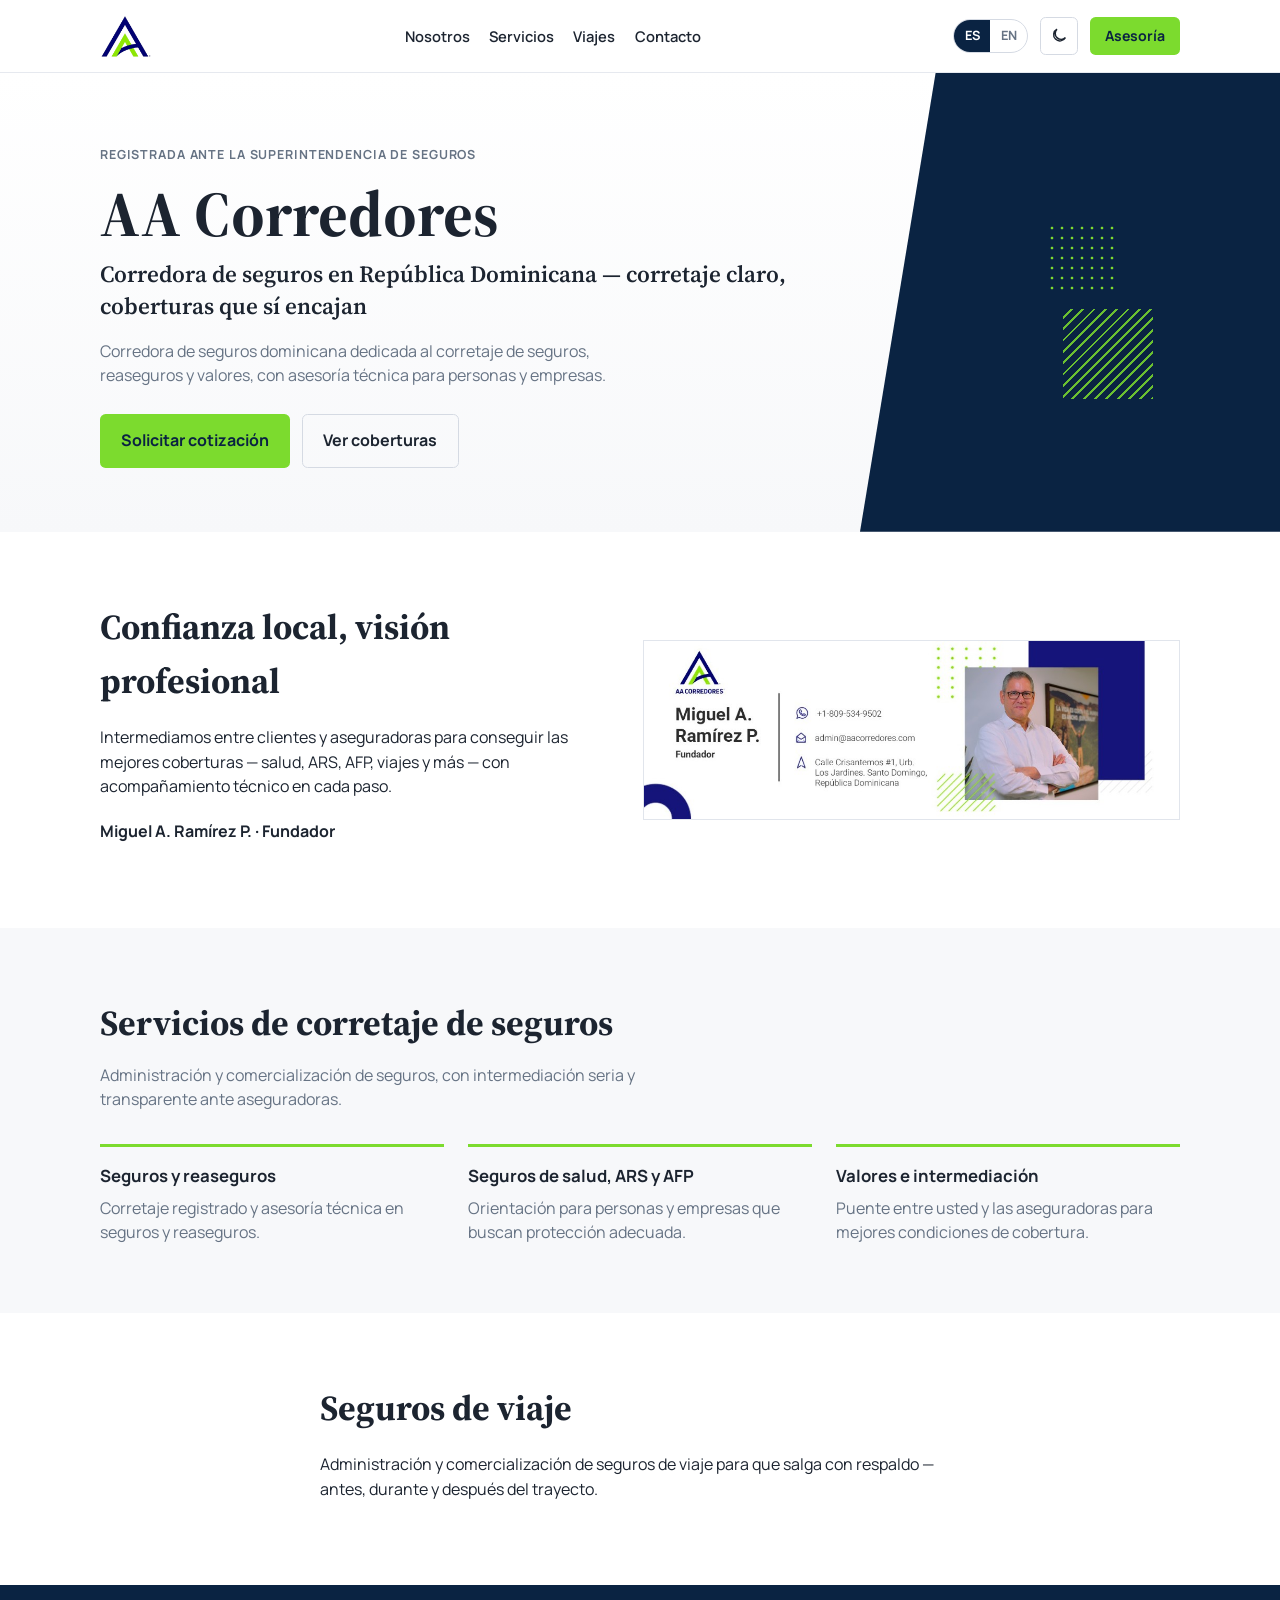
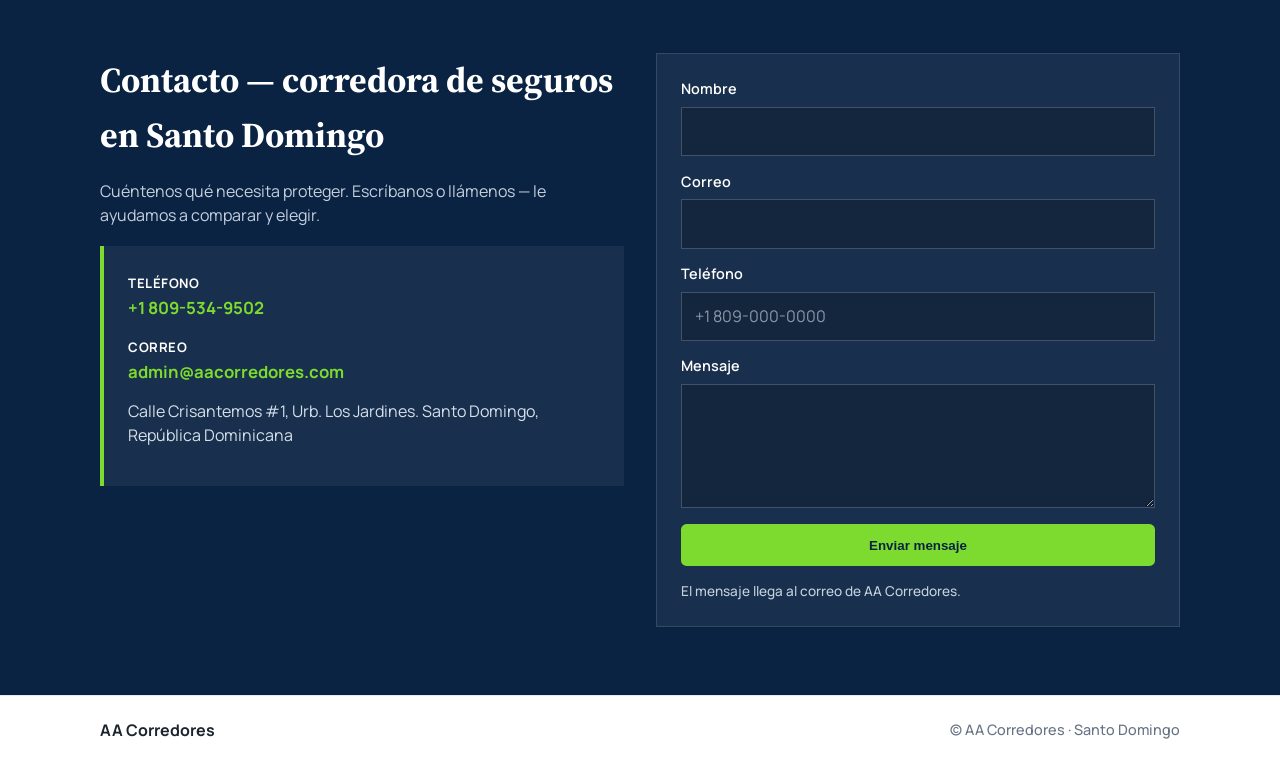
<file: index.html>
<!DOCTYPE html>
<html lang="es">
<head>
  <meta charset="utf-8" />
  <meta name="viewport" content="width=device-width, initial-scale=1" />
  <title>AA Corredores | Corredora de seguros en República Dominicana</title>
  <meta name="description" content="AA Corredores es una corredora de seguros en Santo Domingo: corretaje de seguros, reaseguros, salud, ARS, AFP y seguros de viaje. Registrada ante la Superintendencia de Seguros." />
  <meta name="keywords" content="corredora de seguros República Dominicana, corretaje de seguros, seguros de salud, ARS, AFP, seguros de viaje, reaseguros, Superintendencia de Seguros, Santo Domingo, AA Corredores" />
  <meta name="robots" content="index, follow" />
  <meta name="author" content="AA Corredores" />
  <link rel="canonical" href="https://hectortorrese.github.io/aa-corredores/" />
  <link rel="alternate" hreflang="es" href="https://hectortorrese.github.io/aa-corredores/?lang=es" />
  <link rel="alternate" hreflang="en" href="https://hectortorrese.github.io/aa-corredores/?lang=en" />
  <link rel="alternate" hreflang="x-default" href="https://hectortorrese.github.io/aa-corredores/?lang=es" />
  <meta property="og:type" content="website" />
  <meta property="og:locale" content="es_DO" />
  <meta property="og:locale:alternate" content="en_US" />
  <meta property="og:site_name" content="AA Corredores" />
  <meta property="og:url" content="https://hectortorrese.github.io/aa-corredores/" />
  <meta property="og:title" content="AA Corredores | Corredora de seguros en RD" />
  <meta property="og:description" content="Corretaje de seguros, reaseguros, salud, ARS, AFP y seguros de viaje en Santo Domingo." />
  <meta property="og:image" content="https://hectortorrese.github.io/aa-corredores/public/og-share.jpg" />
  <meta property="og:image:width" content="1200" />
  <meta property="og:image:height" content="630" />
  <meta name="twitter:card" content="summary_large_image" />
  <meta name="twitter:title" content="AA Corredores | Corredora de seguros en RD" />
  <meta name="twitter:description" content="Corretaje de seguros, reaseguros, salud, ARS, AFP y seguros de viaje en Santo Domingo." />
  <meta name="twitter:image" content="https://hectortorrese.github.io/aa-corredores/public/og-share.jpg" />
  <link rel="icon" href="public/favicon.png" type="image/png" />
  <link rel="icon" href="public/favicon-32.png" type="image/png" sizes="32x32" />
  <link rel="apple-touch-icon" href="public/apple-touch-icon.png" />
  <link rel="preconnect" href="https://fonts.googleapis.com" />
  <link rel="preconnect" href="https://fonts.gstatic.com" crossorigin />
  <link href="https://fonts.googleapis.com/css2?family=Manrope:wght@400;500;600;700&family=Source+Serif+4:opsz,wght@8..60,600;8..60,700&display=swap" rel="stylesheet" />
  <link rel="stylesheet" href="styles.css?v=11" />
  <script>
    (function () {
      try {
        var saved = localStorage.getItem("aa-theme");
        var theme =
          saved === "dark" || saved === "light"
            ? saved
            : window.matchMedia("(prefers-color-scheme: dark)").matches
              ? "dark"
              : "light";
        document.documentElement.setAttribute("data-theme", theme);
      } catch (e) {
        document.documentElement.setAttribute("data-theme", "light");
      }
    })();
  </script>
  <script type="application/ld+json">
  {
    "@context": "https://schema.org",
    "@type": "InsuranceAgency",
    "name": "AA Corredores",
    "url": "https://hectortorrese.github.io/aa-corredores/",
    "logo": "https://hectortorrese.github.io/aa-corredores/public/logo.png",
    "image": "https://hectortorrese.github.io/aa-corredores/public/brand-banner.png",
    "description": "Corredora de seguros dominicana registrada ante la Superintendencia de Seguros: corretaje de seguros, reaseguros, salud, ARS, AFP y seguros de viaje.",
    "email": "admin@aacorredores.com",
    "telephone": "+1-809-534-9502",
    "address": {
      "@type": "PostalAddress",
      "streetAddress": "Calle Crisantemos #1, Urb. Los Jardines",
      "addressLocality": "Santo Domingo",
      "addressCountry": "DO"
    },
    "areaServed": "DO",
    "founder": {
      "@type": "Person",
      "name": "Miguel A. Ramírez P."
    },
    "knowsAbout": [
      "insurance brokerage",
      "reinsurance",
      "health insurance",
      "travel insurance",
      "ARS",
      "AFP"
    ]
  }
  </script>
</head>
<body>
  <header class="site-header">
    <div class="wrap header-inner">
      <a class="brand" href="#top" aria-label="AA Corredores">
        <img class="logo logo-light" src="public/logo.png?v=4" alt="AA Corredores" width="56" height="56" />
        <img class="logo logo-dark" src="public/logo-dark.png?v=4" alt="" width="56" height="56" />
      </a>
      <nav class="nav" id="site-nav" aria-label="Primary">
        <a href="#about" data-i18n="nav.about">Nosotros</a>
        <a href="#services" data-i18n="nav.services">Servicios</a>
        <a href="#travel" data-i18n="nav.travel">Viajes</a>
        <a href="#contact" data-i18n="nav.contact">Contacto</a>
      </nav>
      <div class="header-actions">
        <div class="lang" role="group" aria-label="Language">
          <button type="button" data-lang="es" class="is-active">ES</button>
          <button type="button" data-lang="en">EN</button>
        </div>
        <button type="button" class="theme-toggle" id="themeToggle" aria-label="Cambiar tema" title="Tema">
          <svg class="icon-moon" viewBox="0 0 24 24" fill="none" stroke="currentColor" stroke-width="2" aria-hidden="true">
            <path d="M21 14.5A8.5 8.5 0 1 1 9.5 3 7 7 0 0 0 21 14.5z"/>
          </svg>
          <svg class="icon-sun" viewBox="0 0 24 24" fill="none" stroke="currentColor" stroke-width="2" aria-hidden="true">
            <circle cx="12" cy="12" r="4"/>
            <path d="M12 2v2M12 20v2M4.9 4.9l1.4 1.4M17.7 17.7l1.4 1.4M2 12h2M20 12h2M4.9 19.1l1.4-1.4M17.7 6.3l1.4-1.4"/>
          </svg>
        </button>
        <a class="btn btn-sm" href="#contact" data-i18n="nav.cta">Asesoría</a>
        <button
          type="button"
          class="nav-toggle"
          id="navToggle"
          aria-expanded="false"
          aria-controls="site-nav"
          aria-label="Menú"
        >
          <span class="nav-toggle-bars" aria-hidden="true"></span>
        </button>
      </div>
    </div>
  </header>

  <main id="main">
    <section class="hero" id="top">
      <div class="hero-panel" aria-hidden="true"></div>
      <div class="wrap hero-grid">
        <div class="hero-copy">
          <p class="eyebrow" data-i18n="hero.eyebrow">Registrada ante la Superintendencia de Seguros</p>
          <h1 data-i18n="hero.title">AA Corredores</h1>
          <h2 class="tagline" data-i18n="hero.tagline">Corredora de seguros en República Dominicana — corretaje claro, coberturas que sí encajan</h2>
          <p class="lede" data-i18n="hero.lede">Corredora de seguros dominicana dedicada al corretaje de seguros, reaseguros y valores, con asesoría técnica para personas y empresas.</p>
          <div class="cta-row">
            <a class="btn" href="#contact" data-i18n="hero.cta1">Solicitar cotización</a>
            <a class="btn btn-ghost" href="#services" data-i18n="hero.cta2">Ver coberturas</a>
          </div>
        </div>
        <aside class="hero-aside" aria-hidden="true">
          <div class="geo geo-block"></div>
          <div class="geo geo-dots"></div>
          <div class="geo geo-lines"></div>
        </aside>
      </div>
    </section>

    <section class="section" id="about">
      <div class="wrap about-grid">
        <div>
          <h2 data-i18n="about.title">Confianza local, visión profesional</h2>
          <p data-i18n="about.p">Intermediamos entre clientes y aseguradoras para conseguir las mejores coberturas — salud, ARS, AFP, viajes y más — con acompañamiento técnico en cada paso.</p>
          <p class="founder" data-i18n="about.founder">Miguel A. Ramírez P. · Fundador</p>
        </div>
        <figure class="portrait">
          <img src="public/brand-banner.png" alt="AA Corredores — Miguel A. Ramírez P., Fundador" />
        </figure>
      </div>
    </section>

    <section class="section section-tint" id="services">
      <div class="wrap">
        <h2 data-i18n="services.title">Servicios</h2>
        <p class="section-lede" data-i18n="services.lede">Administración y comercialización de seguros, con intermediación seria y transparente.</p>
        <div class="services">
          <article><h3 data-i18n="services.s1.t">Seguros y reaseguros</h3><p data-i18n="services.s1.p">Corretaje registrado y asesoría técnica en seguros y reaseguros.</p></article>
          <article><h3 data-i18n="services.s2.t">Salud, ARS y AFP</h3><p data-i18n="services.s2.p">Orientación para personas y empresas que buscan protección adecuada.</p></article>
          <article><h3 data-i18n="services.s3.t">Valores e intermediación</h3><p data-i18n="services.s3.p">Puente entre usted y las aseguradoras para mejores condiciones de cobertura.</p></article>
        </div>
      </div>
    </section>

    <section class="section" id="travel">
      <div class="wrap narrow">
        <h2 data-i18n="travel.title">Seguros de viaje</h2>
        <p data-i18n="travel.p">Administración y comercialización de seguros de viaje para que salga con respaldo — antes, durante y después del trayecto.</p>
      </div>
    </section>

    <section class="section contact" id="contact">
      <div class="wrap contact-grid">
        <div>
          <h2 data-i18n="contact.title">Contacto</h2>
          <p data-i18n="contact.p">Cuéntenos qué necesita proteger. Escríbanos o llámenos — le ayudamos a comparar y elegir.</p>
          <address class="vcard">
            <p>
              <strong data-i18n="contact.phoneLabel">Teléfono</strong><br />
              <a href="tel:+18095349502">+1 809-534-9502</a>
            </p>
            <p>
              <strong data-i18n="contact.emailLabel">Correo</strong><br />
              <a href="mailto:admin@aacorredores.com">admin@aacorredores.com</a>
            </p>
            <p data-i18n="contact.addr">Calle Crisantemos #1, Urb. Los Jardines. Santo Domingo, República Dominicana</p>
          </address>
        </div>
        <form
          class="contact-form"
          action="https://formsubmit.co/admin@aacorredores.com"
          method="POST"
        >
          <p class="form-sent" data-i18n="form.sent" hidden>Mensaje enviado. Gracias — le responderemos pronto.</p>
          <input type="hidden" name="_subject" value="Contacto web — AA Corredores" />
          <input type="hidden" name="_captcha" value="false" />
          <input type="hidden" name="_template" value="table" />
          <input type="text" name="_honey" style="display:none" tabindex="-1" autocomplete="off" aria-hidden="true" />
          <input type="hidden" name="_next" value="https://hectortorrese.github.io/aa-corredores/?sent=1#contact" />
          <div class="field">
            <label for="aa-name"><span data-i18n="form.name">Nombre</span></label>
            <input id="aa-name" type="text" name="name" required autocomplete="name" />
          </div>
          <div class="field">
            <label for="aa-email"><span data-i18n="form.email">Correo</span></label>
            <input id="aa-email" type="email" name="email" required autocomplete="email" />
          </div>
          <div class="field">
            <label for="aa-phone"><span data-i18n="form.phone">Teléfono</span></label>
            <input id="aa-phone" type="tel" name="phone" required autocomplete="tel" inputmode="tel" />
          </div>
          <div class="field">
            <label for="aa-message"><span data-i18n="form.message">Mensaje</span></label>
            <textarea id="aa-message" name="message" rows="4" required></textarea>
          </div>
          <button type="submit" class="btn" data-i18n="form.submit">Enviar mensaje</button>
          <p class="form-hint" data-i18n="form.hint">El mensaje llega al correo de AA Corredores.</p>
        </form>
      </div>
    </section>
  </main>

  <footer class="site-footer">
    <div class="wrap footer-inner">
      <span>AA Corredores</span>
      <p data-i18n="footer">© AA Corredores · Santo Domingo</p>
    </div>
  </footer>
  <script src="i18n.js"></script>
  <script src="form-validate.js"></script>
  <script src="nav.js"></script>
</body>
</html>
</file>
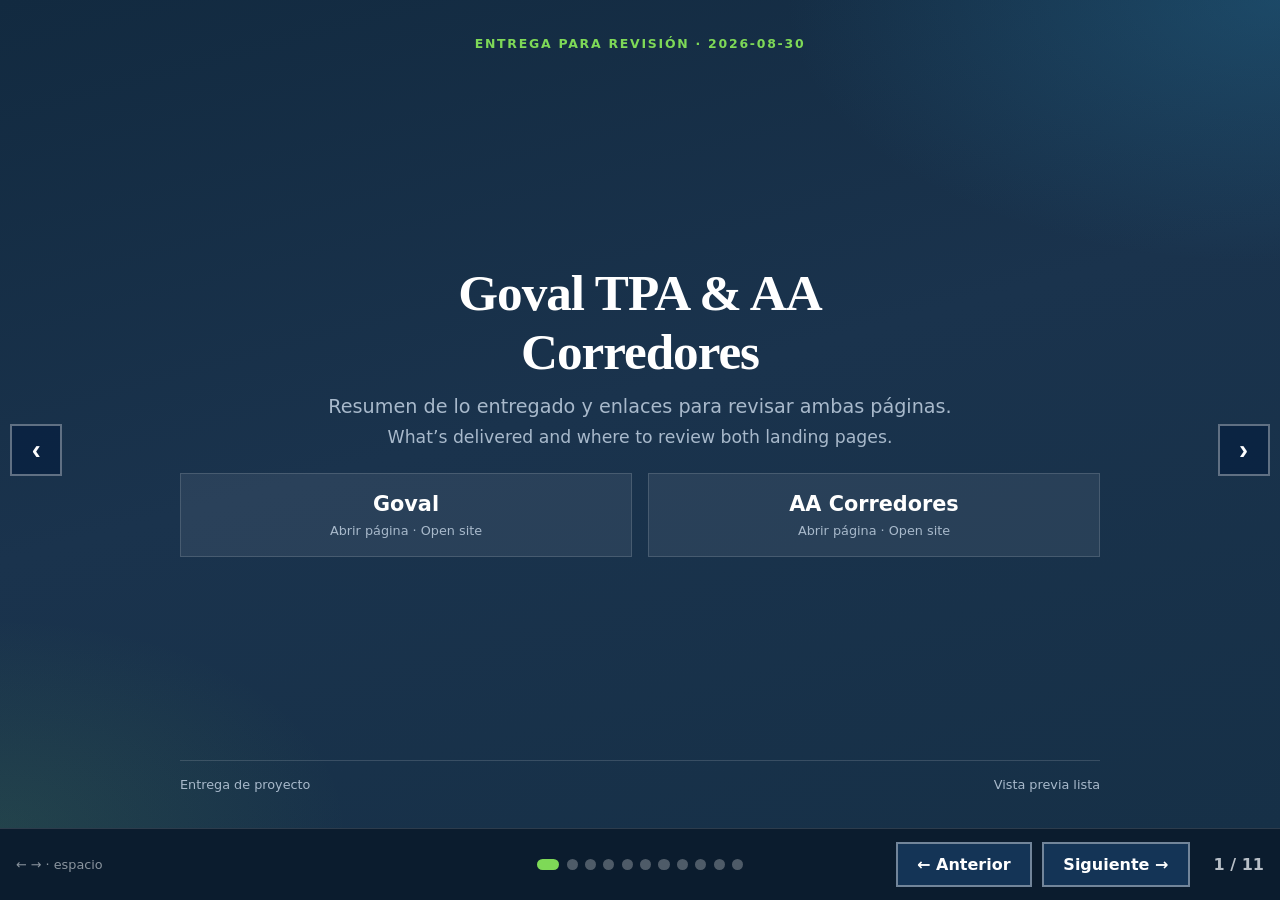
<file: CLIENT-DELIVERY-SEO-SLIDES.html>
<!DOCTYPE html>
<html lang="es">
<head>
  <meta charset="UTF-8" />
  <meta http-equiv="refresh" content="0; url=CLIENT-DELIVERY-SLIDES.html" />
  <link rel="canonical" href="CLIENT-DELIVERY-SLIDES.html" />
  <title>Redirect — Client delivery slides</title>
</head>
<body>
  <p>Moved to <a href="CLIENT-DELIVERY-SLIDES.html">CLIENT-DELIVERY-SLIDES.html</a> (full client delivery deck).</p>
</body>
</html>
</file>
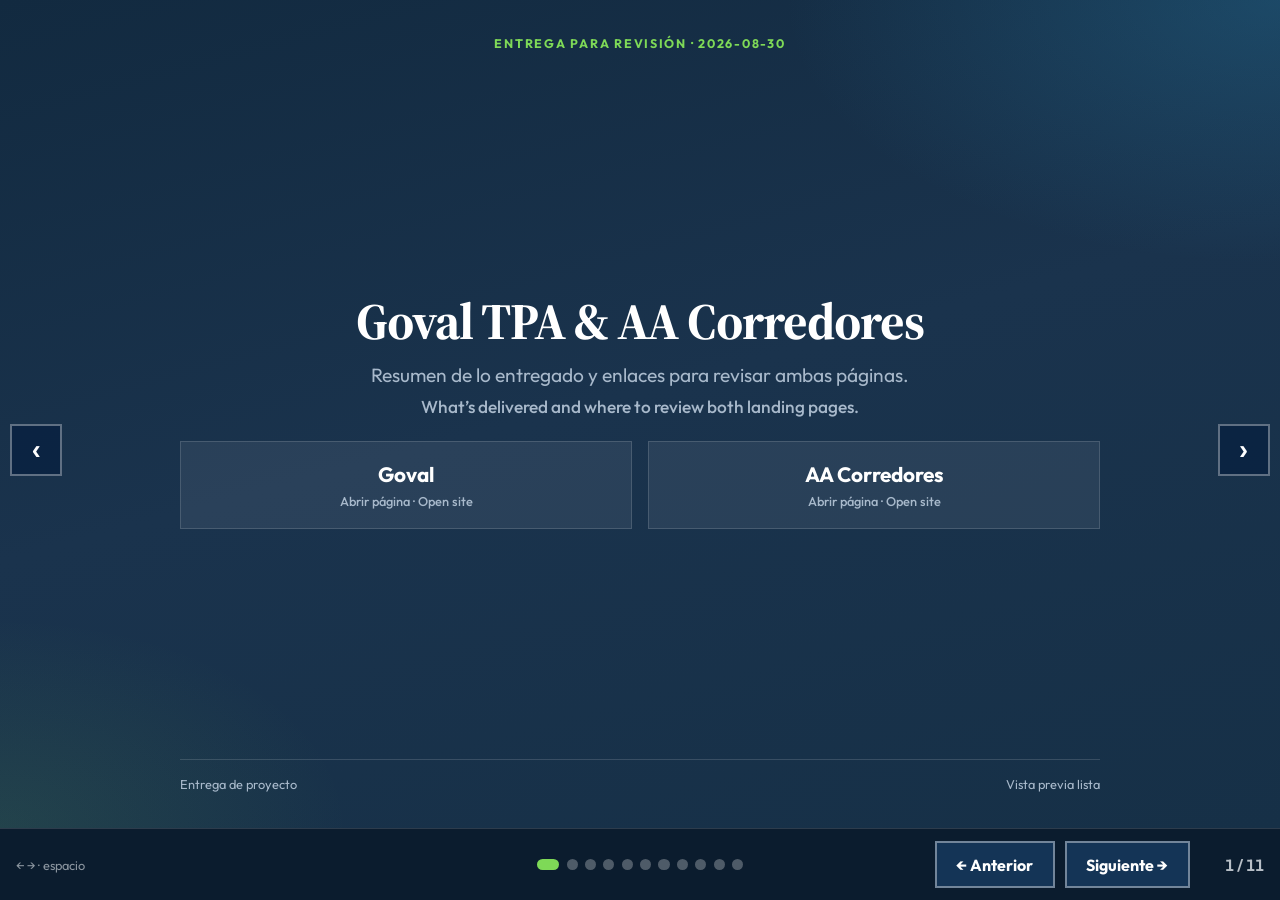
<file: CLIENT-DELIVERY-SLIDES.html>
<!DOCTYPE html>
<html lang="es">
<head>
  <meta charset="UTF-8" />
  <meta name="viewport" content="width=device-width, initial-scale=1" />
  <title>Entrega — Goval TPA · AA Corredores</title>
  <link rel="preconnect" href="https://fonts.googleapis.com" />
  <link rel="preconnect" href="https://fonts.gstatic.com" crossorigin />
  <link href="https://fonts.googleapis.com/css2?family=Outfit:wght@400;500;600;700&family=Source+Serif+4:opsz,wght@8..60,600;8..60,700&display=swap" rel="stylesheet" />
  <style>
    :root {
      --navy: #0a2342;
      --teal: #2a8bb8;
      --lime: #7ed957;
      --bg: #1a334d;
      --bg-panel: rgba(255, 255, 255, 0.07);
      --ink: #f2f6fa;
      --muted: #a8b9cb;
      --line: rgba(255, 255, 255, 0.14);
      --font: "Outfit", system-ui, sans-serif;
      --display: "Source Serif 4", Georgia, serif;
      --chrome-h: 4.5rem;
      --side-pad: 5.5rem;
    }

    * { box-sizing: border-box; }
    html, body { margin: 0; height: 100%; }
    body {
      font-family: var(--font);
      color: var(--ink);
      background: var(--bg);
      overflow: hidden;
    }

    .deck {
      height: 100%;
      position: relative;
      padding-bottom: var(--chrome-h);
    }

    .slide {
      position: absolute;
      inset: 0;
      bottom: var(--chrome-h);
      display: none;
      padding: clamp(1.25rem, 3vw, 2.25rem) var(--side-pad);
      background:
        radial-gradient(900px 480px at 100% 0%, rgba(42, 139, 184,.28), transparent 55%),
        radial-gradient(700px 420px at 0% 100%, rgba(126, 217, 87,.1), transparent 50%),
        linear-gradient(165deg, #122a40 0%, #1a334d 48%, #163047 100%);
      overflow: auto;
    }
    .slide.is-active { display: flex; flex-direction: column; align-items: center; }

    .slide-inner {
      width: min(920px, 100%);
      flex: 1;
      display: flex;
      flex-direction: column;
      min-height: 0;
    }

    .kicker {
      font-size: 0.78rem;
      font-weight: 700;
      letter-spacing: 0.14em;
      text-transform: uppercase;
      color: var(--lime);
      margin: 0 0 0.65rem;
    }
    h1, h2 {
      font-family: var(--display);
      font-weight: 700;
      line-height: 1.15;
      margin: 0 0 0.65rem;
      letter-spacing: -0.02em;
      color: #fff;
      text-align: center;
    }
    h1 { font-size: clamp(2rem, 4.8vw, 3.2rem); max-width: 22ch; margin-inline: auto; }
    h2 { font-size: clamp(1.45rem, 3.2vw, 2.2rem); }
    .lede {
      font-size: clamp(1.02rem, 1.9vw, 1.2rem);
      line-height: 1.5;
      margin: 0 auto 1.35rem;
      color: var(--muted);
      text-align: center;
      max-width: 40rem;
    }
    .muted { color: var(--muted); }
    .en {
      display: block;
      font-size: 0.9em;
      font-weight: 500;
      color: var(--muted);
      margin-top: 0.25rem;
    }

    .grow {
      flex: 1;
      display: flex;
      flex-direction: column;
      justify-content: center;
      min-height: 0;
      width: 100%;
    }

    .footer-meta {
      display: flex;
      justify-content: space-between;
      gap: 1rem;
      align-items: center;
      margin-top: auto;
      padding-top: 1rem;
      font-size: 0.8rem;
      color: var(--muted);
      border-top: 1px solid var(--line);
      width: 100%;
    }

    .grid-2 {
      display: grid;
      grid-template-columns: repeat(2, minmax(0, 1fr));
      gap: 1.1rem;
      width: 100%;
    }
    @media (max-width: 800px) {
      .grid-2 { grid-template-columns: 1fr; }
      :root { --side-pad: 1.25rem; }
    }

    .panel {
      background: var(--bg-panel);
      border: 1px solid var(--line);
      padding: 1.2rem 1.3rem;
      text-align: left;
    }
    .panel h3 {
      margin: 0 0 0.55rem;
      font-size: 1.08rem;
      color: #fff;
    }
    .panel p { margin: 0 0 0.7rem; font-size: 0.98rem; line-height: 1.45; }
    .panel p:last-child { margin-bottom: 0; }

    .tag {
      display: inline-block;
      font-size: 0.72rem;
      font-weight: 700;
      letter-spacing: 0.06em;
      text-transform: uppercase;
      padding: 0.25rem 0.55rem;
      background: var(--teal);
      color: #fff;
      margin-bottom: 0.5rem;
    }
    .tag.aa { background: var(--lime); color: var(--navy); }

    .list-check {
      list-style: none;
      margin: 0 auto;
      padding: 0;
      display: grid;
      gap: 0.75rem;
      max-width: 40rem;
      width: 100%;
      text-align: left;
    }
    .list-check li {
      display: flex;
      gap: 0.85rem;
      align-items: flex-start;
      font-size: clamp(0.95rem, 1.55vw, 1.12rem);
      line-height: 1.45;
    }
    .list-check li::before {
      content: "";
      flex: 0 0 0.7rem;
      width: 0.7rem;
      height: 0.7rem;
      margin-top: 0.4rem;
      background: var(--lime);
    }
    .list-check .li-text {
      flex: 1;
      min-width: 0;
      overflow-wrap: anywhere;
    }
    .list-check .li-text strong {
      font-weight: 700;
      color: #fff;
    }

    .preview-links {
      display: grid;
      grid-template-columns: repeat(2, minmax(0, 1fr));
      gap: 1rem;
      width: 100%;
    }
    .preview-links a {
      display: block;
      padding: 1.15rem 1.25rem;
      background: var(--bg-panel);
      border: 1px solid var(--line);
      color: #fff;
      font-size: 1.3rem;
      font-weight: 700;
      text-decoration: none;
      text-align: center;
      transition: border-color .15s ease, background .15s ease;
    }
    .preview-links a:hover {
      border-color: var(--lime);
      background: rgba(126, 217, 87, .12);
    }
    .preview-links a span {
      display: block;
      margin-top: 0.4rem;
      font-size: 0.8rem;
      font-weight: 500;
      color: var(--muted);
      word-break: break-all;
    }

    .agenda {
      list-style: none;
      margin: 0;
      padding: 0;
      display: grid;
      grid-template-columns: repeat(2, minmax(0, 1fr));
      gap: 0.8rem;
      width: 100%;
    }
    @media (max-width: 800px) { .agenda { grid-template-columns: 1fr; } }
    .agenda li {
      display: flex;
      gap: 0.85rem;
      align-items: flex-start;
      font-size: 1.05rem;
      line-height: 1.35;
      padding: 0.95rem 1.05rem;
      background: var(--bg-panel);
      border: 1px solid var(--line);
      text-align: left;
    }
    .agenda .num {
      flex: 0 0 auto;
      font-weight: 700;
      color: var(--teal);
      font-variant-numeric: tabular-nums;
    }
    .agenda .body { flex: 1; min-width: 0; }
    .agenda .body strong { font-weight: 600; color: #fff; }

    .note {
      margin: 1.1rem auto 0;
      padding: 0.9rem 1.05rem;
      border-left: 3px solid var(--lime);
      background: rgba(126, 217, 87, .1);
      font-size: 0.95rem;
      line-height: 1.45;
      text-align: left;
      width: 100%;
    }

    a { color: #8ec8e8; }
    a:hover { color: #fff; }

    .side-nav {
      position: fixed;
      top: 50%;
      transform: translateY(-50%);
      z-index: 30;
      width: 3.25rem;
      height: 3.25rem;
      border: 2px solid rgba(255,255,255,.35);
      background: rgba(10, 35, 66, .9);
      color: #fff;
      font-size: 1.7rem;
      font-weight: 700;
      cursor: pointer;
      display: flex;
      align-items: center;
      justify-content: center;
    }
    .side-nav:hover {
      background: var(--lime);
      color: var(--navy);
      border-color: var(--lime);
    }
    .side-nav.prev { left: 0.65rem; }
    .side-nav.next { right: 0.65rem; }

    .chrome {
      position: fixed;
      left: 0; right: 0; bottom: 0;
      height: var(--chrome-h);
      z-index: 20;
      display: grid;
      grid-template-columns: 1fr auto 1fr;
      align-items: center;
      gap: 0.75rem;
      padding: 0 1rem;
      background: #0b1c2e;
      border-top: 1px solid var(--line);
    }
    .chrome .hint {
      opacity: .55;
      font-size: .8rem;
      justify-self: start;
    }
    .chrome .dots {
      display: flex;
      gap: .45rem;
      flex-wrap: wrap;
      justify-content: center;
      justify-self: center;
    }
    .chrome .dots button {
      border: 0;
      background: rgba(255,255,255,.28);
      width: .7rem;
      height: .7rem;
      padding: 0;
      border-radius: 50%;
      cursor: pointer;
    }
    .chrome .dots button.is-on {
      background: var(--lime);
      width: 1.4rem;
      border-radius: 999px;
    }
    .nav-btns {
      display: flex;
      gap: .65rem;
      align-items: center;
      justify-self: end;
    }
    .nav-btns .go {
      border: 2px solid rgba(255,255,255,.4);
      background: #143456;
      color: #fff;
      padding: .7rem 1.2rem;
      font: inherit;
      font-size: 1rem;
      font-weight: 700;
      cursor: pointer;
      min-width: 7.5rem;
    }
    .nav-btns .go:hover {
      background: var(--lime);
      color: var(--navy);
      border-color: var(--lime);
    }
    #counter {
      min-width: 4rem;
      text-align: right;
      opacity: .75;
      font-weight: 600;
      font-variant-numeric: tabular-nums;
    }

    @media (max-width: 700px) {
      .side-nav { display: none; }
      .chrome .hint { display: none; }
    }

    /* Mobile: one long scrolling page */
    @media (max-width: 768px) {
      :root {
        --side-pad: 1.1rem;
        --chrome-h: 3.75rem;
      }
      html, body {
        height: auto;
        min-height: 100%;
        overflow-x: hidden;
        overflow-y: auto;
      }
      body { background: #122a40; }
      .deck {
        height: auto;
        padding-bottom: calc(var(--chrome-h) + 0.5rem);
      }
      .slide {
        position: relative;
        inset: auto;
        bottom: auto;
        display: flex !important;
        min-height: auto;
        padding: 1.35rem var(--side-pad) 1.75rem;
        border-bottom: 1px solid rgba(255,255,255,0.1);
      }
      .slide-inner {
        width: 100%;
        max-width: 40rem;
      }
      .grow {
        justify-content: flex-start;
        padding: 0.35rem 0 0.75rem;
      }
      h1 { font-size: clamp(1.7rem, 8vw, 2.3rem); max-width: none; }
      h2 { font-size: clamp(1.3rem, 6vw, 1.75rem); }
      .lede { margin-bottom: 1rem; }
      .preview-links { grid-template-columns: 1fr; }
      .grid-2 { grid-template-columns: 1fr; }
      .agenda { grid-template-columns: 1fr; }
      .side-nav { display: none !important; }
      .chrome {
        grid-template-columns: 1fr;
        padding: 0 0.75rem;
        justify-items: stretch;
      }
      .chrome .hint,
      .chrome .dots { display: none !important; }
      .nav-btns {
        justify-self: stretch;
        justify-content: space-between;
        width: 100%;
      }
      .nav-btns .go {
        min-width: 0;
        flex: 1;
        padding: 0.55rem 0.75rem;
        font-size: 0.85rem;
      }
      #counter { min-width: 3rem; font-size: 0.85rem; flex: 0 0 auto; }
      .footer-meta { font-size: 0.75rem; }
    }
  </style>
</head>
<body>
  <button type="button" class="side-nav prev" id="sidePrev" aria-label="Anterior">‹</button>
  <button type="button" class="side-nav next" id="sideNext" aria-label="Siguiente">›</button>

  <div class="deck" id="deck" aria-live="polite">

    <!-- 1 Title -->
    <section class="slide is-active" data-slide>
      <div class="slide-inner">
        <p class="kicker" style="text-align:center">Entrega para revisión · 2026-08-30</p>
        <div class="grow">
          <h1>Goval TPA &amp; AA Corredores</h1>
          <p class="lede">
            Resumen de lo entregado y enlaces para revisar ambas páginas.
            <span class="en">What’s delivered and where to review both landing pages.</span>
          </p>
          <div class="preview-links">
            <a href="https://hectortorrese.github.io/goval-tpa/" target="_blank" rel="noopener">
              Goval
              <span>Abrir página · Open site</span>
            </a>
            <a href="https://hectortorrese.github.io/aa-corredores/" target="_blank" rel="noopener">
              AA Corredores
              <span>Abrir página · Open site</span>
            </a>
          </div>
        </div>
        <div class="footer-meta"><span>Entrega de proyecto</span><span>Vista previa lista</span></div>
      </div>
    </section>

    <!-- 2 Agenda -->
    <section class="slide" data-slide>
      <div class="slide-inner">
        <p class="kicker" style="text-align:center">Agenda</p>
        <div class="grow">
          <h2>Qué verán en esta presentación</h2>
          <p class="lede">A short walkthrough of the delivery</p>
          <ol class="agenda">
            <li>
              <span class="num">01</span>
              <div class="body"><strong>Cómo revisar las páginas</strong><span class="en">Where to open the previews</span></div>
            </li>
            <li>
              <span class="num">02</span>
              <div class="body"><strong>Qué está listo</strong><span class="en">What was built</span></div>
            </li>
            <li>
              <span class="num">03</span>
              <div class="body"><strong>Cada marca (Goval y AA)</strong><span class="en">Each site at a glance</span></div>
            </li>
            <li>
              <span class="num">04</span>
              <div class="body"><strong>Visibilidad en Google (SEO)</strong><span class="en">Search readiness</span></div>
            </li>
            <li>
              <span class="num">05</span>
              <div class="body"><strong>Formulario y hosting — opciones / costo</strong><span class="en">Form &amp; hosting options</span></div>
            </li>
            <li>
              <span class="num">06</span>
              <div class="body"><strong>Pendientes y siguientes pasos</strong><span class="en">What we need from you next</span></div>
            </li>
          </ol>
        </div>
        <div class="footer-meta"><span>Goval · AA Corredores</span><span></span></div>
      </div>
    </section>

    <!-- 3 How to review -->
    <section class="slide" data-slide>
      <div class="slide-inner">
        <p class="kicker" style="text-align:center">Revisión</p>
        <div class="grow">
          <h2>Dónde revisar las páginas</h2>
          <p class="lede">Ábranlos en el teléfono o la computadora. Usen ES/EN y el botón de tema (sol / luna).</p>
          <div class="preview-links">
            <a href="https://hectortorrese.github.io/goval-tpa/" target="_blank" rel="noopener">
              Goval
              <span>hectortorrese.github.io/goval-tpa</span>
            </a>
            <a href="https://hectortorrese.github.io/aa-corredores/" target="_blank" rel="noopener">
              AA Corredores
              <span>hectortorrese.github.io/aa-corredores</span>
            </a>
          </div>
        </div>
        <div class="footer-meta"><span>GitHub Pages · vista previa gratis</span><span></span></div>
      </div>
    </section>

    <!-- What shipped -->
    <section class="slide" data-slide>
      <div class="slide-inner">
        <p class="kicker" style="text-align:center">Entregado</p>
        <div class="grow">
          <h2>Qué está listo hoy</h2>
          <p class="lede">What you can review right now</p>
          <ul class="list-check">
            <li><span class="li-text">Páginas publicadas en internet (enlaces de preview)</span></li>
            <li><span class="li-text">Diseño alineado a colores / logos de cada marca</span></li>
            <li><span class="li-text">Cambio de idioma ES ↔ EN</span></li>
            <li><span class="li-text">Modo claro / modo oscuro (botón en el encabezado)</span></li>
            <li><span class="li-text">Versión móvil (header y botones ajustados)</span></li>
            <li><span class="li-text">Formulario de contacto que envía mensajes a su correo</span></li>
            <li><span class="li-text">Preparación básica para buscadores (SEO)</span></li>
          </ul>
        </div>
        <div class="footer-meta"><span>Estado: listo para su feedback</span><span></span></div>
      </div>
    </section>

    <!-- 6 Two brands -->
    <section class="slide" data-slide>
      <div class="slide-inner">
        <p class="kicker" style="text-align:center">Las dos marcas</p>
        <div class="grow">
          <h2>Cada sitio tiene su propio foco</h2>
          <p class="lede">Two companies, two clear messages — not mixed together.</p>
          <div class="grid-2">
            <div class="panel">
              <span class="tag">Goval</span>
              <h3>TPA · asistencia médica y al viajero</h3>
              <p>Third Party Administrator en República Dominicana: emergencias, siniestros, red de prestadores, asistencia 24/7.</p>
              <p class="muted">Para aseguradoras y viajeros — no es una corredora de seguros.</p>
            </div>
            <div class="panel">
              <span class="tag aa">AA Corredores</span>
              <h3>Corredora de seguros · Santo Domingo</h3>
              <p>Corretaje y reaseguros: salud / ARS / AFP, viajes, intermediación con aseguradoras.</p>
              <p class="muted">No es un TPA de siniestros — ese rol es de Goval.</p>
            </div>
          </div>
        </div>
        <div class="footer-meta"><span>Mensaje claro por marca</span><span></span></div>
      </div>
    </section>

    <!-- 7 How to use each page -->
    <section class="slide" data-slide>
      <div class="slide-inner">
        <p class="kicker" style="text-align:center">Al revisar</p>
        <div class="grow">
          <h2>Qué mirar en cada página</h2>
          <p class="lede">A simple review checklist</p>
          <div class="grid-2">
            <div class="panel">
              <h3>Diseño y marca</h3>
              <p>¿Se siente como su empresa? Logo, colores, tono del texto.</p>
            </div>
            <div class="panel">
              <h3>Contenido</h3>
              <p>¿Los servicios y mensajes son correctos en español e inglés?</p>
            </div>
            <div class="panel">
              <h3>Móvil + tema</h3>
              <p>Ábralo en el teléfono. Pruebe el botón de modo claro / oscuro.</p>
            </div>
            <div class="panel">
              <h3>Contacto</h3>
              <p>¿El formulario, el correo y el teléfono para llamar son correctos?</p>
            </div>
          </div>
        </div>
        <div class="footer-meta"><span>Guía rápida de revisión</span><span></span></div>
      </div>
    </section>

    <!-- 8 SEO (one section, client language) -->
    <section class="slide" data-slide>
      <div class="slide-inner">
        <p class="kicker" style="text-align:center">Visibilidad en Google</p>
        <div class="grow">
          <h2>También preparamos el sitio para buscadores</h2>
          <p class="lede">So Google can understand and find each page more easily.</p>
          <ul class="list-check">
            <li><span class="li-text">Títulos y descripciones en español e inglés</span></li>
            <li><span class="li-text">Vista atractiva al compartir en WhatsApp / redes</span></li>
            <li><span class="li-text">Archivos para Google (<code>robots.txt</code> + <code>sitemap.xml</code>): permiso para indexar + mapa de URLs</span></li>
            <li><span class="li-text">Datos de negocio estructurados (tipo de empresa)</span></li>
          </ul>
          <div class="note">
            Esto no garantiza el puesto #1 en Google; es la base técnica correcta. Con dominio propio se puede conectar Search Console.
          </div>
        </div>
        <div class="footer-meta"><span>SEO incluido en la entrega</span><span></span></div>
      </div>
    </section>

    <!-- Form + hosting options -->
    <section class="slide" data-slide>
      <div class="slide-inner">
        <p class="kicker" style="text-align:center">Costos · Formulario</p>
        <div class="grow">
          <h2>¿El formulario suma costo extra?</h2>
          <p class="lede">Short answer: <strong style="color:#fff">no</strong> with what we use today.</p>
          <div class="grid-2">
            <div class="panel">
              <h3>Hoy (recomendado)</h3>
              <p><strong>FormSubmit</strong> — gratis. El visitante envía el formulario y el mensaje llega a su correo. No hay servidor que pagar ni infraestructura adicional.</p>
              <p class="muted">Solo: confirmar el correo la primera vez. Sin panel de control; es “formulario → inbox”.</p>
            </div>
            <div class="panel">
              <h3>Si quieren más adelante</h3>
              <p>Servicios con panel, más antispam o más volumen (Formspree, Web3Forms, etc.) — suelen tener plan gratis limitado y luego ~US$8–15/mes.</p>
              <p class="muted">Opcional. Solo si el volumen o la fiabilidad lo piden.</p>
            </div>
          </div>
          <div class="note">
            <strong>Pregunta para ustedes:</strong> ¿les basta el formulario gratis a su correo, o prefieren un servicio de pago con panel?
          </div>
        </div>
        <div class="footer-meta"><span>Sin costo de infraestructura hoy</span><span></span></div>
      </div>
    </section>

    <!-- Hosting options -->
    <section class="slide" data-slide>
      <div class="slide-inner">
        <p class="kicker" style="text-align:center">Costos · Hosting</p>
        <div class="grow">
          <h2>Opciones de hosting (después de aprobar)</h2>
          <p class="lede">Digannos su preferencia — o si ya tienen proveedor / dominio.</p>
          <div class="grid-2">
            <div class="panel">
              <h3>A · Gratis + dominio propio</h3>
              <p>GitHub Pages, Cloudflare Pages o Vercel: <strong>hosting $0</strong>.</p>
              <p class="muted">Dominio (~US$10–15/año por marca) es el gasto típico.</p>
            </div>
            <div class="panel">
              <h3>B · Hosting tradicional</h3>
              <p>Si ya tienen cPanel / proveedor en RD u otro país, podemos publicar ahí.</p>
              <p class="muted">Costo = lo que ya paguen con ese proveedor.</p>
            </div>
            <div class="panel">
              <h3>C · Que nosotros gestionemos</h3>
              <p>Elegimos y configuramos A (recomendado) y les entregamos los dominios apuntando bien.</p>
              <p class="muted">Hosting sigue pudiendo ser $0; dominio aparte.</p>
            </div>
            <div class="panel">
              <h3>Hoy (preview)</h3>
              <p>GitHub Pages gratis — solo para revisión. No es el dominio final.</p>
            </div>
          </div>
          <div class="note">
            <strong>Pregunta para ustedes:</strong> ¿prefieren A, B o C? ¿Ya tienen dominio o hosting?
          </div>
        </div>
        <div class="footer-meta"><span>Decisión de ustedes · sin presión</span><span></span></div>
      </div>
    </section>

    <!-- Needs from client -->
    <section class="slide" data-slide>
      <div class="slide-inner">
        <p class="kicker" style="text-align:center">Necesitamos de ustedes</p>
        <div class="grow">
          <h2>Para cerrar la siguiente fase</h2>
          <p class="lede">What we need from you</p>
          <ul class="list-check">
            <li><span class="li-text"><strong>Feedback</strong> sobre diseño, textos e idioma</span></li>
            <li><span class="li-text"><strong>Goval — contacto oficial:</strong> teléfono, correo y dirección (para publicar y el botón “llamar”)</span></li>
            <li><span class="li-text"><strong>AA Corredores — confirmar:</strong> teléfono, correo y dirección actuales, o corregirlos si cambian</span></li>
            <li><span class="li-text">Preferencia de <strong>formulario</strong>: gratis (actual) u opción de pago</span></li>
            <li><span class="li-text">Preferencia de <strong>hosting</strong>: A / B / C (o lo que ya tengan)</span></li>
            <li><span class="li-text"><strong>Dominios</strong> si ya los tienen, o si hay que comprarlos</span></li>
            <li><span class="li-text">Confirmar logo de AA (¿queda el actual o envían otra versión?)</span></li>
            <li><span class="li-text">Cualquier otro cambio de texto, fotos o datos legales que deban aparecer en las páginas</span></li>
          </ul>
        </div>
        <div class="footer-meta"><span>Pendientes del cliente</span><span></span></div>
      </div>
    </section>

    <!-- Close -->
    <section class="slide" data-slide>
      <div class="slide-inner">
        <p class="kicker" style="text-align:center">Siguiente paso</p>
        <div class="grow">
          <h1>Ábranlo, revísenlo, coméntenos</h1>
          <p class="lede">
            Open both sites, check design and copy, then send feedback — including form &amp; hosting preference.
          </p>
          <div class="preview-links">
            <a href="https://hectortorrese.github.io/goval-tpa/" target="_blank" rel="noopener">
              Goval
              <span>Ir a la página</span>
            </a>
            <a href="https://hectortorrese.github.io/aa-corredores/" target="_blank" rel="noopener">
              AA Corredores
              <span>Ir a la página</span>
            </a>
          </div>
        </div>
        <div class="footer-meta"><span>Gracias · quedamos atentos a sus comentarios</span><span>2026-08-30</span></div>
      </div>
    </section>
  </div>

  <div class="chrome" role="navigation" aria-label="Controles">
    <span class="hint">← → · espacio</span>
    <div class="dots" id="dots"></div>
    <div class="nav-btns">
      <button type="button" class="go" id="prev">← Anterior</button>
      <button type="button" class="go" id="next">Siguiente →</button>
      <span id="counter"></span>
    </div>
  </div>

  <script>
    (function () {
      const slides = Array.from(document.querySelectorAll("[data-slide]"));
      const dots = document.getElementById("dots");
      const counter = document.getElementById("counter");
      let i = 0;
      const mq = window.matchMedia("(max-width: 768px)");

      function isScrollMode() {
        return mq.matches;
      }

      slides.forEach((_, idx) => {
        const b = document.createElement("button");
        b.type = "button";
        b.setAttribute("aria-label", "Ir a diapositiva " + (idx + 1));
        b.addEventListener("click", () => go(idx));
        dots.appendChild(b);
      });

      function setActive(n) {
        i = (n + slides.length) % slides.length;
        if (!isScrollMode()) {
          slides.forEach((s, idx) => s.classList.toggle("is-active", idx === i));
        }
        Array.from(dots.children).forEach((d, idx) => d.classList.toggle("is-on", idx === i));
        counter.textContent = (i + 1) + " / " + slides.length;
      }

      function go(n) {
        const next = (n + slides.length) % slides.length;
        if (isScrollMode()) {
          slides[next].scrollIntoView({ behavior: "smooth", block: "start" });
          setActive(next);
        } else {
          setActive(next);
        }
      }

      function bind(id, fn) {
        document.getElementById(id).addEventListener("click", fn);
      }
      bind("prev", () => go(i - 1));
      bind("next", () => go(i + 1));
      bind("sidePrev", () => go(i - 1));
      bind("sideNext", () => go(i + 1));

      document.addEventListener("keydown", (e) => {
        if (isScrollMode()) return;
        if (e.key === "ArrowRight" || e.key === " " || e.key === "PageDown") {
          e.preventDefault(); go(i + 1);
        } else if (e.key === "ArrowLeft" || e.key === "PageUp") {
          e.preventDefault(); go(i - 1);
        } else if (e.key === "Home") go(0);
        else if (e.key === "End") go(slides.length - 1);
      });

      let scrollTick = false;
      window.addEventListener("scroll", () => {
        if (!isScrollMode() || scrollTick) return;
        scrollTick = true;
        requestAnimationFrame(() => {
          scrollTick = false;
          const y = window.scrollY + window.innerHeight * 0.28;
          let best = 0;
          slides.forEach((s, idx) => {
            if (s.offsetTop <= y) best = idx;
          });
          setActive(best);
        });
      }, { passive: true });

      function onModeChange() {
        if (isScrollMode()) {
          slides.forEach((s) => s.classList.add("is-active"));
          document.querySelector(".chrome .hint").textContent = "Deslice ↓";
        } else {
          slides.forEach((s, idx) => s.classList.toggle("is-active", idx === i));
          document.querySelector(".chrome .hint").textContent = "← → · espacio";
        }
        setActive(i);
      }
      mq.addEventListener("change", onModeChange);
      onModeChange();
    })();
  </script>
</body>
</html>
</file>
<file: styles.css>
:root {
  --navy: #0a2342;
  --lime: #7cdb2e;
  --lime-deep: #5fb01a;
  --paper: #f7f8fa;
  --ink: #1c2430;
  --muted: #667384;
  --bg: #ffffff;
  --surface: #ffffff;
  --border: #e6e9ef;
  --border-strong: #d5dae3;
  --portrait-border: #e1e5ec;
  --font: "Manrope", system-ui, sans-serif;
  --display: "Source Serif 4", Georgia, serif;
  color-scheme: light;
}

html[data-theme="dark"] {
  --paper: #122536;
  --ink: #e8eef5;
  --muted: #9aabbc;
  --bg: #0b1622;
  --surface: #102033;
  --border: #243447;
  --border-strong: #2f4258;
  --portrait-border: #2f4258;
  color-scheme: dark;
}

* { box-sizing: border-box; }
html { scroll-behavior: smooth; }
body {
  margin: 0;
  font-family: var(--font);
  color: var(--ink);
  background: var(--bg);
  line-height: 1.55;
  transition: background-color 0.2s ease, color 0.2s ease;
}
img { max-width: 100%; display: block; height: auto; }
a { color: var(--ink); text-decoration: none; }
a:hover { color: var(--lime-deep); }
html[data-theme="dark"] a:hover { color: var(--lime); }

.wrap { width: min(1080px, calc(100% - 2.5rem)); margin-inline: auto; }
.narrow { max-width: 40rem; }

.site-header {
  position: sticky;
  top: 0;
  z-index: 30;
  background: color-mix(in srgb, var(--surface) 92%, transparent);
  backdrop-filter: blur(10px);
  border-bottom: 1px solid var(--border);
}
.header-inner {
  display: flex;
  align-items: center;
  justify-content: space-between;
  gap: 1rem;
  min-height: 4.5rem;
}
.nav { display: flex; gap: 1.2rem; }
.nav a { font-weight: 600; font-size: 0.92rem; color: var(--ink); }
.header-actions { display: flex; align-items: center; gap: 0.75rem; }
.lang {
  display: inline-flex;
  border: 1px solid var(--border-strong);
  border-radius: 999px;
  overflow: hidden;
}
.lang button {
  border: 0;
  background: transparent;
  padding: 0.35rem 0.65rem;
  font: inherit;
  font-size: 0.8rem;
  font-weight: 700;
  color: var(--muted);
  cursor: pointer;
}
.lang button.is-active { background: var(--navy); color: #fff; }
html[data-theme="dark"] .lang button.is-active { background: #1a6f9a; color: #fff; }

.theme-toggle {
  width: 2.35rem;
  height: 2.35rem;
  border-radius: 0.35rem;
  border: 1px solid var(--border-strong);
  background: transparent;
  color: var(--ink);
  cursor: pointer;
  display: inline-flex;
  align-items: center;
  justify-content: center;
  padding: 0;
  flex-shrink: 0;
}
.theme-toggle:hover { border-color: var(--lime); color: var(--lime); }
.theme-toggle svg { width: 1.1rem; height: 1.1rem; display: block; }
.theme-toggle .icon-sun { display: none; }
html[data-theme="dark"] .theme-toggle .icon-moon { display: none; }
html[data-theme="dark"] .theme-toggle .icon-sun { display: block; }

.brand {
  display: inline-flex;
  align-items: center;
  flex-shrink: 0;
  line-height: 0;
  padding: 0;
  border-radius: 0;
  background: transparent;
}
.brand .logo {
  width: 52px;
  height: 52px;
  object-fit: contain;
  display: block;
}
.brand .logo-dark { display: none; }
html[data-theme="dark"] .brand .logo-light { display: none; }
html[data-theme="dark"] .brand .logo-dark { display: block; }

.btn {
  display: inline-flex;
  align-items: center;
  justify-content: center;
  padding: 0.85rem 1.3rem;
  border-radius: 0.35rem;
  background: var(--lime);
  color: var(--navy);
  font-weight: 700;
  border: 0;
  transition: background 0.2s ease, transform 0.2s ease;
}
.btn:hover { background: var(--lime-deep); color: #fff; transform: translateY(-1px); }
.btn-sm { padding: 0.5rem 0.95rem; font-size: 0.88rem; }
.btn-ghost {
  background: transparent;
  border: 1px solid var(--border-strong);
  color: var(--ink);
}
.btn-ghost:hover { background: var(--paper); transform: none; color: var(--ink); }

.hero {
  position: relative;
  padding: 4.5rem 0 4rem;
  overflow: hidden;
  background:
    linear-gradient(180deg, var(--bg) 0%, var(--paper) 100%);
}
.hero-panel {
  position: absolute;
  right: 0;
  top: 0;
  width: min(38vw, 420px);
  height: 100%;
  background: var(--navy);
  clip-path: polygon(18% 0, 100% 0, 100% 100%, 0 100%);
}
.hero-grid {
  position: relative;
  display: grid;
  grid-template-columns: 1.35fr 0.65fr;
  gap: 2rem;
  align-items: center;
}
.eyebrow {
  text-transform: uppercase;
  letter-spacing: 0.07em;
  font-size: 0.78rem;
  font-weight: 700;
  color: var(--muted);
  margin: 0 0 0.85rem;
  animation: rise 0.65s ease both;
}
.hero h1 {
  font-family: var(--display);
  font-size: clamp(2.6rem, 6vw, 4rem);
  line-height: 1.12;
  margin: 0 0 0.5rem;
  color: var(--ink);
  font-optical-sizing: auto;
  animation: rise 0.75s ease 0.05s both;
}
.tagline {
  font-family: var(--display);
  font-size: clamp(1.15rem, 2.4vw, 1.45rem);
  font-weight: 600;
  line-height: 1.4;
  color: var(--ink);
  margin: 0 0 1rem;
  font-optical-sizing: auto;
  animation: rise 0.8s ease 0.1s both;
}
.lede {
  color: var(--muted);
  max-width: 34rem;
  margin: 0 0 1.6rem;
  animation: rise 0.85s ease 0.14s both;
}
.cta-row {
  display: flex;
  flex-wrap: wrap;
  gap: 0.75rem;
  animation: rise 0.9s ease 0.18s both;
}
.hero-aside { position: relative; min-height: 220px; }
.geo { position: absolute; }
.geo-block {
  right: 0;
  top: 10%;
  width: 70%;
  height: 70%;
  background: transparent;
}
.geo-dots {
  width: 72px;
  height: 72px;
  right: 18%;
  top: 12%;
  background-image: radial-gradient(var(--lime) 1.5px, transparent 1.6px);
  background-size: 10px 10px;
}
.geo-lines {
  width: 90px;
  height: 90px;
  right: 8%;
  bottom: 8%;
  background: repeating-linear-gradient(
    -45deg,
    var(--lime),
    var(--lime) 2px,
    transparent 2px,
    transparent 8px
  );
  opacity: 0.85;
}

@keyframes rise {
  from { opacity: 0; transform: translateY(10px); }
  to { opacity: 1; transform: none; }
}

.section { padding: 4.25rem 0; }
.section-tint { background: var(--paper); }
.section h2 {
  font-family: var(--display);
  font-size: clamp(1.65rem, 3vw, 2.2rem);
  color: var(--ink);
  margin: 0 0 0.75rem;
}
.section-lede { color: var(--muted); max-width: 36rem; margin: 0 0 2rem; }

.about-grid {
  display: grid;
  grid-template-columns: 1fr 1.05fr;
  gap: 2rem;
  align-items: center;
}
.founder {
  margin-top: 1.25rem;
  font-weight: 700;
  color: var(--ink);
}
.portrait {
  margin: 0;
  border: 1px solid var(--portrait-border);
  overflow: hidden;
  background: var(--surface);
}
.portrait img { width: 100%; }

.services {
  display: grid;
  grid-template-columns: repeat(3, 1fr);
  gap: 1.5rem;
}
.services article {
  padding-top: 1rem;
  border-top: 3px solid var(--lime);
}
.services h3 { margin: 0 0 0.4rem; color: var(--ink); font-size: 1.05rem; }
.services p { margin: 0; color: var(--muted); }

.contact {
  background: var(--navy);
  color: #fff;
}
.contact h2 { color: #fff; }
.contact .section-lede,
.contact p { color: #c5d0de; }
.contact-grid {
  display: grid;
  grid-template-columns: 1fr 1fr;
  gap: 2rem;
}
.vcard {
  font-style: normal;
  background: rgba(255,255,255,0.06);
  padding: 1.5rem;
  border-left: 4px solid var(--lime);
  margin-top: 1.1rem;
}
.vcard a { color: var(--lime); font-weight: 700; font-size: 1.05rem; }
.vcard p { margin: 0 0 0.85rem; color: #d7e0ea; }
.vcard strong { color: #fff; font-size: 0.82rem; letter-spacing: 0.04em; text-transform: uppercase; }

.contact-form {
  display: flex;
  flex-direction: column;
  gap: 0.9rem;
  width: 100%;
  min-width: 0;
  background: rgba(255,255,255,0.06);
  padding: 1.5rem;
  border: 1px solid rgba(255,255,255,0.12);
  align-self: start;
}
.contact-form .field {
  display: flex;
  flex-direction: column;
  gap: 0.4rem;
  width: 100%;
  min-width: 0;
}
.contact-form .field > span,
.contact-form label {
  display: block;
  font-size: 0.9rem;
  font-weight: 600;
  color: #fff;
}
.contact-form input,
.contact-form textarea {
  display: block;
  box-sizing: border-box;
  font: inherit;
  font-weight: 400;
  padding: 0.7rem 0.8rem;
  border: 1px solid rgba(255,255,255,0.2);
  background: rgba(0,0,0,0.2);
  color: #fff;
  width: 100%;
  max-width: 100%;
}
.contact-form input::placeholder,
.contact-form textarea::placeholder { color: #8a9aab; }
.contact-form textarea {
  resize: vertical;
  min-height: 7rem;
}
.contact-form .btn {
  display: inline-flex;
  width: 100%;
  margin-top: 0.15rem;
}
.contact-form input.is-invalid,
.contact-form textarea.is-invalid {
  border-color: #ff6b6b;
  outline: none;
  box-shadow: 0 0 0 2px rgba(255, 107, 107, 0.28);
}
.field-error {
  margin: 0;
  font-size: 0.82rem;
  font-weight: 600;
  color: #ff8a80;
  line-height: 1.3;
}
.field-error[hidden] { display: none !important; }

.form-hint {
  margin: 0;
  font-size: 0.85rem;
  font-weight: 500;
  color: #9aabbc;
}
.form-sent {
  display: none;
  margin: 0;
  padding: 0.75rem 0.9rem;
  background: rgba(124, 219, 46, 0.2);
  color: #fff;
  font-weight: 600;
  font-size: 0.95rem;
}
.form-sent.is-visible,
.form-sent.is-visible[hidden] {
  display: block !important;
}

.site-footer {
  padding: 1.35rem 0;
  border-top: 1px solid var(--border);
  background: var(--bg);
}
.footer-inner {
  display: flex;
  justify-content: space-between;
  gap: 1rem;
  align-items: center;
  font-weight: 700;
  color: var(--ink);
}
.site-footer p { margin: 0; font-weight: 500; color: var(--muted); font-size: 0.9rem; }

.nav-toggle {
  display: none;
  width: 2.35rem;
  height: 2.35rem;
  border-radius: 0.35rem;
  border: 1px solid var(--border-strong);
  background: transparent;
  color: var(--ink);
  cursor: pointer;
  align-items: center;
  justify-content: center;
  padding: 0;
  flex-shrink: 0;
}
.nav-toggle-bars,
.nav-toggle-bars::before,
.nav-toggle-bars::after {
  display: block;
  width: 1rem;
  height: 2px;
  background: currentColor;
  border-radius: 1px;
  position: relative;
  transition: transform 0.2s ease, opacity 0.2s ease;
}
.nav-toggle-bars::before,
.nav-toggle-bars::after {
  content: "";
  position: absolute;
  left: 0;
}
.nav-toggle-bars::before { top: -5px; }
.nav-toggle-bars::after { top: 5px; }
.nav-toggle[aria-expanded="true"] .nav-toggle-bars { background: transparent; }
.nav-toggle[aria-expanded="true"] .nav-toggle-bars::before {
  top: 0;
  transform: rotate(45deg);
}
.nav-toggle[aria-expanded="true"] .nav-toggle-bars::after {
  top: 0;
  transform: rotate(-45deg);
}

@media (max-width: 860px) {
  .site-header { overflow: visible; }
  .header-inner { position: relative; }
  .nav-toggle { display: inline-flex; }
  .nav {
    display: none;
    position: absolute;
    left: 0;
    right: 0;
    top: calc(100% + 1px);
    z-index: 50;
    flex-direction: column;
    gap: 0;
    padding: 0.5rem 0;
    background: var(--surface);
    border-bottom: 1px solid var(--border);
    box-shadow: 0 12px 28px rgba(0,0,0,0.22);
  }
  .nav.is-open { display: flex; }
  .nav a {
    padding: 0.85rem 1.25rem;
    border-bottom: 1px solid var(--border);
    font-weight: 700;
  }
  .nav a:last-child { border-bottom: 0; }
  .hero-panel { width: 28vw; opacity: 0.35; }
  .hero-grid, .about-grid, .services, .contact-grid { grid-template-columns: 1fr; }
  .hero-aside { display: none; }

  .wrap { width: min(1080px, calc(100% - 1.25rem)); }
  .header-inner {
    gap: 0.5rem;
    min-height: 3.6rem;
  }
  .brand {
    padding: 0;
    max-width: 42%;
    background: transparent;
    box-shadow: none;
  }
  .brand .logo {
    width: 44px;
    height: 44px;
  }
  .header-actions {
    gap: 0.35rem;
    margin-left: auto;
  }
  .lang button {
    padding: 0.28rem 0.45rem;
    font-size: 0.72rem;
  }
  .theme-toggle {
    width: 2rem;
    height: 2rem;
  }
  .header-actions .btn-sm {
    padding: 0.42rem 0.65rem;
    font-size: 0.75rem;
  }
}

@media (max-width: 400px) {
  .header-actions .btn-sm { display: none; }
  .brand { max-width: 48%; }
  .brand .logo { width: 40px; height: 40px; }
}
</file>
